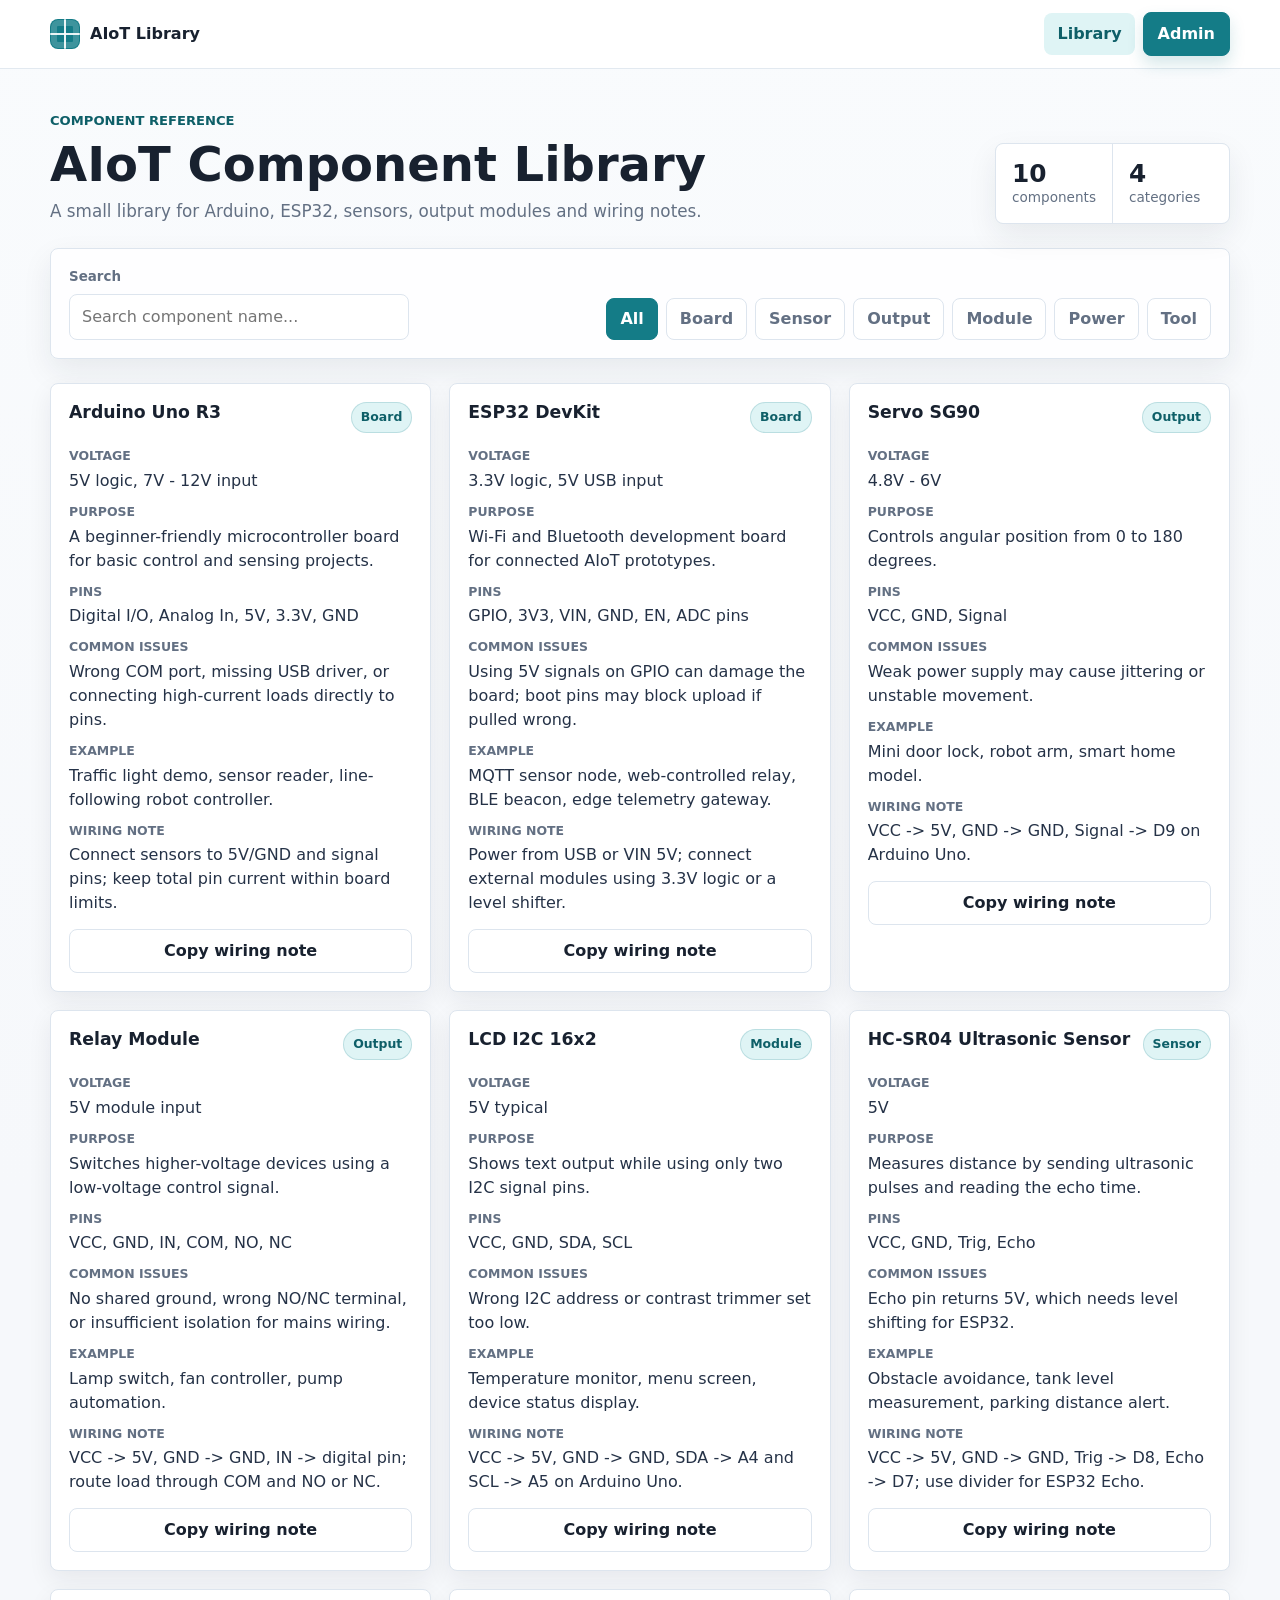
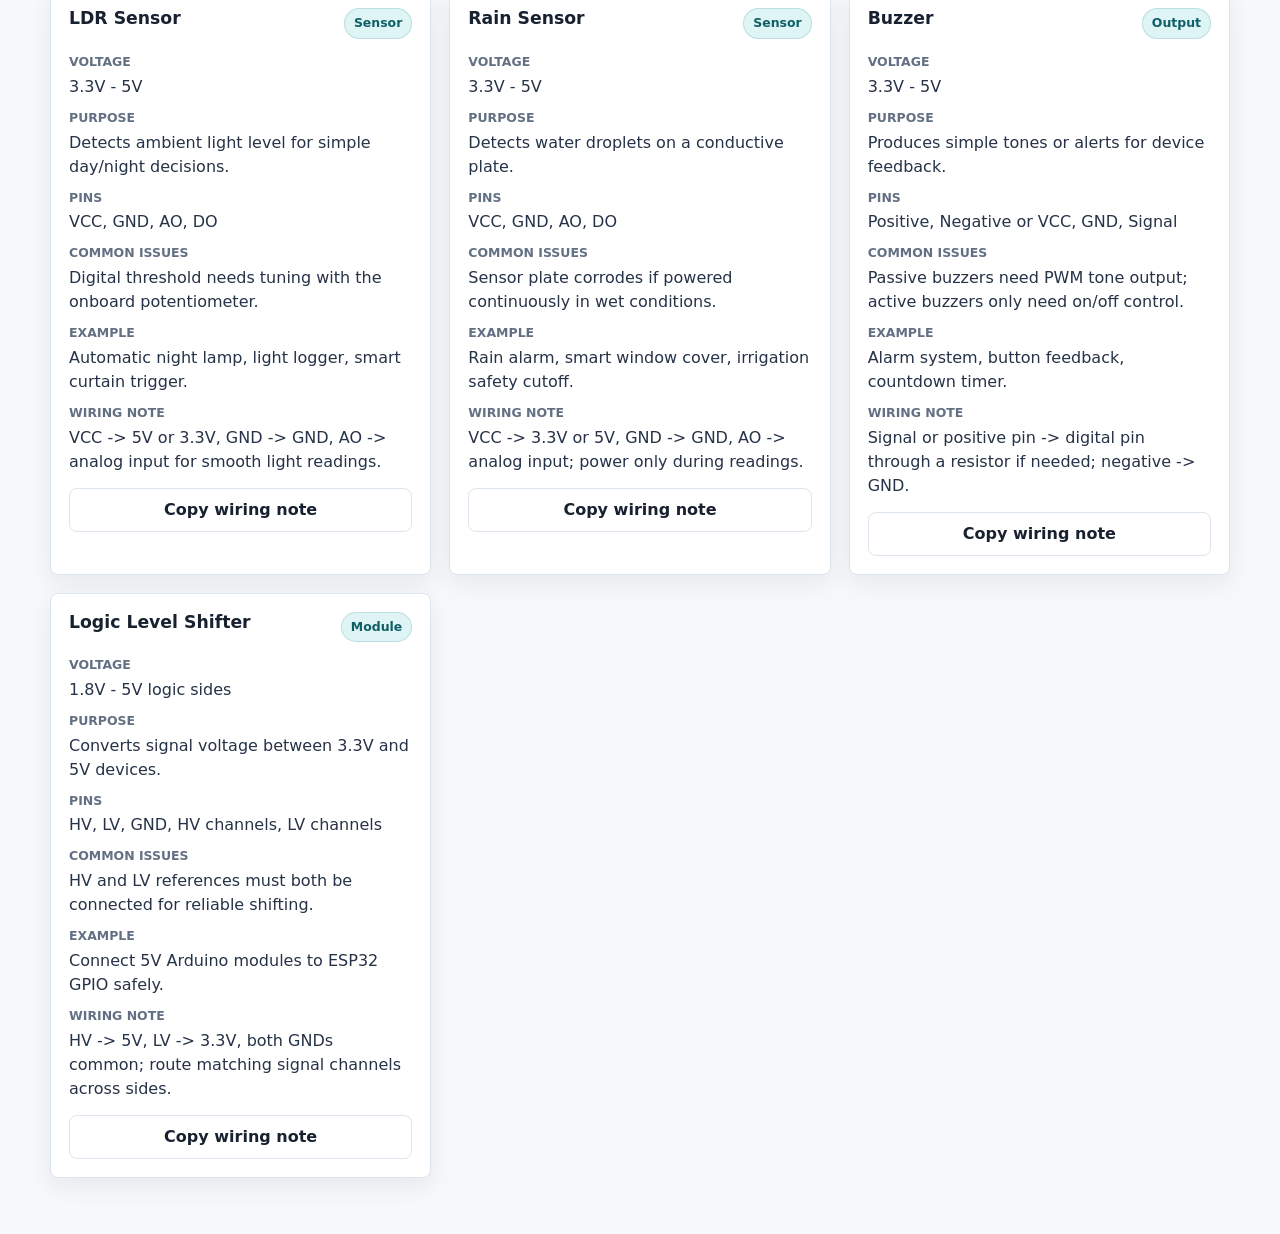
<file: index.html>
<!DOCTYPE html>
<html lang="en">
<head>
  <meta charset="UTF-8">
  <meta name="viewport" content="width=device-width, initial-scale=1.0">
  <title>AIoT Component Library</title>
  <link rel="stylesheet" href="style.css">
</head>
<body>
  <header class="site-header">
    <nav class="nav">
      <a class="brand" href="index.html" aria-label="AIoT Component Library home">
        <span class="brand-mark" aria-hidden="true"></span>
        <span>AIoT Library</span>
      </a>
      <div class="nav-actions">
        <a class="nav-link active" href="index.html">Library</a>
        <a class="button button-primary" href="admin.html">Admin</a>
      </div>
    </nav>
  </header>

  <main class="page-shell">
    <section class="page-heading">
      <div>
        <p class="eyebrow">Component reference</p>
        <h1>AIoT Component Library</h1>
        <p class="lead">A small library for Arduino, ESP32, sensors, output modules and wiring notes.</p>
      </div>
      <div class="stat-strip" aria-label="Library summary">
        <div>
          <strong id="componentCount">0</strong>
          <span>components</span>
        </div>
        <div>
          <strong id="categoryCount">0</strong>
          <span>categories</span>
        </div>
      </div>
    </section>

    <section class="toolbar" aria-label="Search and filter tools">
      <label class="search-field">
        <span>Search</span>
        <input id="searchInput" type="search" placeholder="Search component name..." autocomplete="off">
      </label>

      <div class="filter-group" aria-label="Filter by category">
        <button class="filter-button active" type="button" data-category="All">All</button>
        <button class="filter-button" type="button" data-category="Board">Board</button>
        <button class="filter-button" type="button" data-category="Sensor">Sensor</button>
        <button class="filter-button" type="button" data-category="Output">Output</button>
        <button class="filter-button" type="button" data-category="Module">Module</button>
        <button class="filter-button" type="button" data-category="Power">Power</button>
        <button class="filter-button" type="button" data-category="Tool">Tool</button>
      </div>
    </section>

    <section id="componentGrid" class="component-grid" aria-live="polite"></section>
    <p id="emptyState" class="empty-state" hidden>No components found.</p>
  </main>

  <div id="messageBox" class="message-box" role="status" aria-live="polite"></div>

  <script src="script.js"></script>
</body>
</html>
</file>
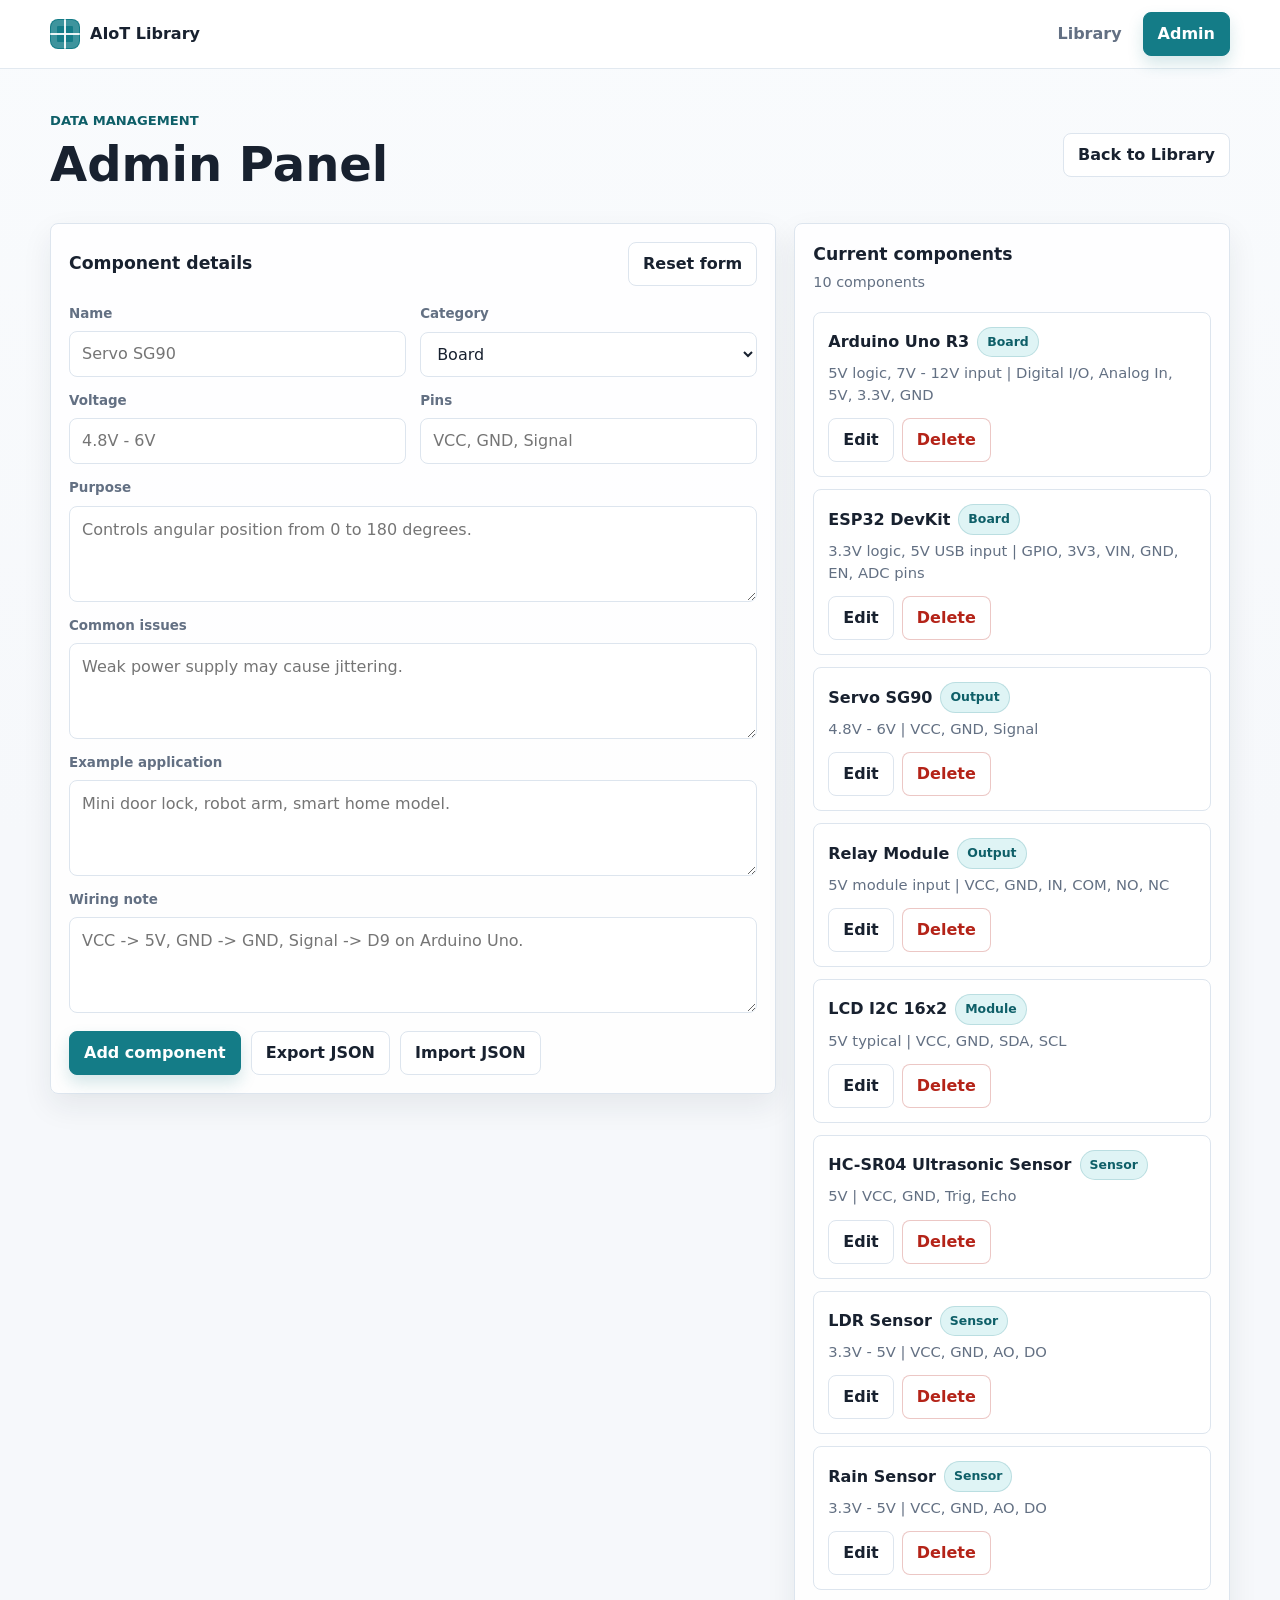
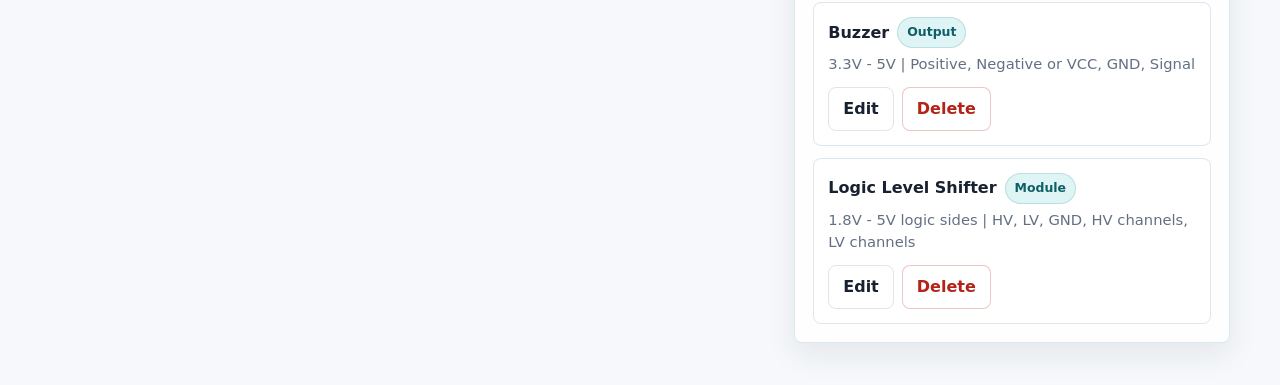
<file: admin.html>
<!DOCTYPE html>
<html lang="en">
<head>
  <meta charset="UTF-8">
  <meta name="viewport" content="width=device-width, initial-scale=1.0">
  <title>Admin Panel - AIoT Component Library</title>
  <link rel="stylesheet" href="style.css">
</head>
<body>
  <header class="site-header">
    <nav class="nav">
      <a class="brand" href="index.html" aria-label="AIoT Component Library home">
        <span class="brand-mark" aria-hidden="true"></span>
        <span>AIoT Library</span>
      </a>
      <div class="nav-actions">
        <a class="nav-link" href="index.html">Library</a>
        <a class="button button-primary active" href="admin.html">Admin</a>
      </div>
    </nav>
  </header>

  <main class="page-shell admin-layout">
    <section class="page-heading compact">
      <div>
        <p class="eyebrow">Data management</p>
        <h1>Admin Panel</h1>
      </div>
      <a class="button button-secondary" href="index.html">Back to Library</a>
    </section>

    <section class="admin-grid">
      <form id="componentForm" class="panel form-panel">
        <input id="componentId" type="hidden">

        <div class="form-header">
          <h2>Component details</h2>
          <button id="resetButton" class="button button-secondary" type="button">Reset form</button>
        </div>

        <div class="form-grid">
          <label>
            <span>Name</span>
            <input id="name" name="name" type="text" required placeholder="Servo SG90">
          </label>

          <label>
            <span>Category</span>
            <select id="category" name="category" required>
              <option value="Board">Board</option>
              <option value="Sensor">Sensor</option>
              <option value="Output">Output</option>
              <option value="Module">Module</option>
              <option value="Power">Power</option>
              <option value="Tool">Tool</option>
            </select>
          </label>

          <label>
            <span>Voltage</span>
            <input id="voltage" name="voltage" type="text" required placeholder="4.8V - 6V">
          </label>

          <label>
            <span>Pins</span>
            <input id="pins" name="pins" type="text" required placeholder="VCC, GND, Signal">
          </label>

          <label class="span-2">
            <span>Purpose</span>
            <textarea id="purpose" name="purpose" rows="3" required placeholder="Controls angular position from 0 to 180 degrees."></textarea>
          </label>

          <label class="span-2">
            <span>Common issues</span>
            <textarea id="commonIssues" name="commonIssues" rows="3" required placeholder="Weak power supply may cause jittering."></textarea>
          </label>

          <label class="span-2">
            <span>Example application</span>
            <textarea id="example" name="example" rows="3" required placeholder="Mini door lock, robot arm, smart home model."></textarea>
          </label>

          <label class="span-2">
            <span>Wiring note</span>
            <textarea id="wiringNote" name="wiringNote" rows="3" required placeholder="VCC -> 5V, GND -> GND, Signal -> D9 on Arduino Uno."></textarea>
          </label>
        </div>

        <div class="form-actions">
          <button id="submitButton" class="button button-primary" type="submit">Add component</button>
          <button id="exportButton" class="button button-secondary" type="button">Export JSON</button>
          <button id="importButton" class="button button-secondary" type="button">Import JSON</button>
          <input id="importFile" type="file" accept="application/json,.json" hidden>
        </div>
      </form>

      <section class="panel list-panel">
        <div class="section-header">
          <div>
            <h2>Current components</h2>
            <p id="adminCount" class="muted">0 components</p>
          </div>
        </div>
        <div id="adminList" class="admin-list"></div>
        <p id="adminEmptyState" class="empty-state small" hidden>No components found.</p>
      </section>
    </section>
  </main>

  <div id="messageBox" class="message-box" role="status" aria-live="polite"></div>

  <script src="script.js"></script>
  <script src="admin.js"></script>
</body>
</html>
</file>
<file: style.css>
:root {
  --bg: #f6f8fb;
  --surface: #ffffff;
  --surface-soft: #eef4f6;
  --text: #18212f;
  --muted: #637083;
  --line: #dde5ee;
  --accent: #147c87;
  --accent-dark: #0e5f68;
  --accent-soft: #dff4f5;
  --warning: #a85b12;
  --danger: #b42318;
  --shadow: 0 12px 30px rgba(24, 33, 47, 0.08);
  --radius: 8px;
}

* {
  box-sizing: border-box;
}

body {
  margin: 0;
  min-height: 100vh;
  color: var(--text);
  background:
    linear-gradient(180deg, #f9fbfd 0%, var(--bg) 42%),
    var(--bg);
  font-family: Inter, ui-sans-serif, system-ui, -apple-system, BlinkMacSystemFont, "Segoe UI", sans-serif;
  line-height: 1.5;
}

a {
  color: inherit;
  text-decoration: none;
}

button,
input,
select,
textarea {
  font: inherit;
}

button {
  cursor: pointer;
}

.site-header {
  position: sticky;
  top: 0;
  z-index: 20;
  border-bottom: 1px solid rgba(221, 229, 238, 0.85);
  background: rgba(255, 255, 255, 0.9);
  backdrop-filter: blur(16px);
}

.nav {
  width: min(1180px, calc(100% - 32px));
  margin: 0 auto;
  min-height: 68px;
  display: flex;
  align-items: center;
  justify-content: space-between;
  gap: 18px;
}

.brand,
.nav-actions,
.form-actions,
.form-header,
.section-header {
  display: flex;
  align-items: center;
}

.brand {
  gap: 10px;
  font-weight: 800;
  letter-spacing: 0;
}

.brand-mark {
  width: 30px;
  height: 30px;
  border: 1px solid rgba(20, 124, 135, 0.25);
  border-radius: 8px;
  background:
    linear-gradient(90deg, transparent 46%, rgba(255, 255, 255, 0.9) 46% 54%, transparent 54%),
    linear-gradient(0deg, transparent 46%, rgba(255, 255, 255, 0.9) 46% 54%, transparent 54%),
    var(--accent);
  box-shadow: inset 0 0 0 6px rgba(255, 255, 255, 0.18);
}

.nav-actions {
  gap: 8px;
  flex-wrap: wrap;
  justify-content: flex-end;
}

.nav-link,
.button,
.filter-button {
  min-height: 40px;
  border-radius: 8px;
  border: 1px solid transparent;
  display: inline-flex;
  align-items: center;
  justify-content: center;
  gap: 8px;
  font-weight: 700;
  white-space: nowrap;
}

.nav-link {
  padding: 8px 12px;
  color: var(--muted);
}

.nav-link.active,
.nav-link:hover {
  color: var(--accent-dark);
  background: var(--accent-soft);
}

.button {
  padding: 9px 14px;
  transition: transform 140ms ease, box-shadow 140ms ease, background 140ms ease;
}

.button:hover,
.filter-button:hover {
  transform: translateY(-1px);
}

.button-primary {
  color: #fff;
  background: var(--accent);
  border-color: var(--accent);
  box-shadow: 0 8px 16px rgba(20, 124, 135, 0.18);
}

.button-primary:hover {
  background: var(--accent-dark);
}

.button-secondary {
  color: var(--text);
  background: #fff;
  border-color: var(--line);
}

.button-danger {
  color: var(--danger);
  background: #fff;
  border-color: rgba(180, 35, 24, 0.25);
}

.page-shell {
  width: min(1180px, calc(100% - 32px));
  margin: 0 auto;
  padding: 42px 0 56px;
}

.page-heading {
  display: flex;
  justify-content: space-between;
  align-items: flex-end;
  gap: 24px;
  margin-bottom: 24px;
}

.page-heading.compact {
  align-items: center;
}

.eyebrow {
  margin: 0 0 8px;
  color: var(--accent-dark);
  font-size: 0.82rem;
  font-weight: 800;
  text-transform: uppercase;
  letter-spacing: 0;
}

h1,
h2,
p {
  margin-top: 0;
}

h1 {
  margin-bottom: 10px;
  font-size: 3rem;
  line-height: 1.05;
  letter-spacing: 0;
}

h2 {
  margin-bottom: 0;
  font-size: 1.08rem;
}

.lead {
  max-width: 680px;
  margin-bottom: 0;
  color: var(--muted);
  font-size: 1.05rem;
}

.stat-strip {
  display: grid;
  grid-template-columns: repeat(2, minmax(100px, 1fr));
  gap: 1px;
  overflow: hidden;
  border: 1px solid var(--line);
  border-radius: var(--radius);
  background: var(--line);
  box-shadow: var(--shadow);
}

.stat-strip div {
  min-width: 112px;
  padding: 16px;
  background: var(--surface);
}

.stat-strip strong,
.stat-strip span {
  display: block;
}

.stat-strip strong {
  font-size: 1.55rem;
  line-height: 1.1;
}

.stat-strip span {
  color: var(--muted);
  font-size: 0.85rem;
}

.toolbar,
.panel {
  border: 1px solid var(--line);
  border-radius: var(--radius);
  background: rgba(255, 255, 255, 0.88);
  box-shadow: var(--shadow);
}

.toolbar {
  display: grid;
  grid-template-columns: minmax(240px, 340px) 1fr;
  gap: 18px;
  align-items: end;
  padding: 18px;
  margin-bottom: 24px;
}

.search-field,
label {
  display: grid;
  gap: 7px;
}

.search-field span,
label span {
  color: var(--muted);
  font-size: 0.84rem;
  font-weight: 800;
}

input,
select,
textarea {
  width: 100%;
  border: 1px solid var(--line);
  border-radius: 8px;
  background: #fff;
  color: var(--text);
  outline: none;
}

input,
select {
  min-height: 44px;
  padding: 10px 12px;
}

textarea {
  padding: 11px 12px;
  resize: vertical;
}

input:focus,
select:focus,
textarea:focus {
  border-color: rgba(20, 124, 135, 0.65);
  box-shadow: 0 0 0 4px rgba(20, 124, 135, 0.12);
}

.filter-group {
  display: flex;
  gap: 8px;
  flex-wrap: wrap;
  justify-content: flex-end;
}

.filter-button {
  padding: 8px 13px;
  color: var(--muted);
  background: #fff;
  border-color: var(--line);
}

.filter-button.active {
  color: #fff;
  background: var(--accent);
  border-color: var(--accent);
}

.component-grid {
  display: grid;
  grid-template-columns: repeat(3, minmax(0, 1fr));
  gap: 18px;
}

.component-card {
  display: grid;
  gap: 14px;
  align-content: start;
  min-height: 100%;
  padding: 18px;
  border: 1px solid var(--line);
  border-radius: var(--radius);
  background: var(--surface);
  box-shadow: 0 9px 24px rgba(24, 33, 47, 0.07);
}

.card-top {
  display: flex;
  align-items: flex-start;
  justify-content: space-between;
  gap: 12px;
}

.card-top h2 {
  line-height: 1.2;
}

.badge {
  flex: 0 0 auto;
  padding: 5px 9px;
  border: 1px solid rgba(20, 124, 135, 0.18);
  border-radius: 999px;
  color: var(--accent-dark);
  background: var(--accent-soft);
  font-size: 0.78rem;
  font-weight: 800;
}

.detail-list {
  display: grid;
  gap: 10px;
  margin: 0;
}

.detail-list div {
  display: grid;
  gap: 3px;
}

.detail-list dt {
  color: var(--muted);
  font-size: 0.78rem;
  font-weight: 800;
  text-transform: uppercase;
  letter-spacing: 0;
}

.detail-list dd {
  margin: 0;
  color: #253247;
}

.copy-button {
  width: 100%;
}

.empty-state {
  padding: 28px;
  border: 1px dashed #bfccd8;
  border-radius: var(--radius);
  color: var(--muted);
  background: rgba(255, 255, 255, 0.72);
  text-align: center;
  font-weight: 700;
}

.empty-state.small {
  margin: 14px 0 0;
  padding: 18px;
}

.message-box {
  position: fixed;
  right: 18px;
  bottom: 18px;
  z-index: 30;
  max-width: min(360px, calc(100vw - 36px));
  padding: 12px 14px;
  border: 1px solid rgba(20, 124, 135, 0.18);
  border-radius: var(--radius);
  color: #0b4e55;
  background: #ecfbfb;
  box-shadow: var(--shadow);
  opacity: 0;
  pointer-events: none;
  transform: translateY(10px);
  transition: opacity 180ms ease, transform 180ms ease;
}

.message-box.show {
  opacity: 1;
  transform: translateY(0);
}

.message-box.error {
  color: #8a1f17;
  border-color: rgba(180, 35, 24, 0.22);
  background: #fff0ed;
}

.admin-layout {
  padding-bottom: 42px;
}

.admin-grid {
  display: grid;
  grid-template-columns: minmax(0, 1.25fr) minmax(320px, 0.75fr);
  gap: 18px;
  align-items: start;
}

.panel {
  padding: 18px;
}

.form-header,
.section-header {
  justify-content: space-between;
  gap: 14px;
  margin-bottom: 18px;
}

.form-grid {
  display: grid;
  grid-template-columns: repeat(2, minmax(0, 1fr));
  gap: 14px;
}

.span-2 {
  grid-column: span 2;
}

.form-actions {
  flex-wrap: wrap;
  gap: 10px;
  margin-top: 18px;
}

.muted {
  margin: 4px 0 0;
  color: var(--muted);
  font-size: 0.9rem;
}

.admin-list {
  display: grid;
  gap: 12px;
}

.admin-item {
  display: grid;
  gap: 12px;
  padding: 14px;
  border: 1px solid var(--line);
  border-radius: var(--radius);
  background: #fff;
}

.admin-item-main {
  min-width: 0;
}

.admin-item-title {
  display: flex;
  align-items: center;
  gap: 8px;
  margin-bottom: 5px;
}

.admin-item-title h3 {
  margin: 0;
  font-size: 1rem;
  line-height: 1.25;
}

.admin-item p {
  margin: 0;
  color: var(--muted);
  font-size: 0.92rem;
}

.admin-item-actions {
  display: flex;
  gap: 8px;
  flex-wrap: wrap;
}

@media (max-width: 980px) {
  .toolbar,
  .admin-grid {
    grid-template-columns: 1fr;
  }

  .filter-group {
    justify-content: flex-start;
  }

  .component-grid {
    grid-template-columns: repeat(2, minmax(0, 1fr));
  }
}

@media (max-width: 680px) {
  .nav,
  .page-shell {
    width: min(100% - 24px, 1180px);
  }

  .nav {
    min-height: auto;
    padding: 12px 0;
    align-items: flex-start;
  }

  .brand {
    padding-top: 5px;
  }

  .page-shell {
    padding-top: 28px;
  }

  .page-heading,
  .page-heading.compact {
    display: grid;
    align-items: start;
  }

  h1 {
    font-size: 2.25rem;
  }

  .stat-strip,
  .component-grid,
  .form-grid {
    grid-template-columns: 1fr;
  }

  .span-2 {
    grid-column: span 1;
  }

  .toolbar,
  .panel {
    padding: 14px;
  }

  .filter-button {
    flex: 1 1 auto;
  }

  .form-header {
    align-items: flex-start;
    flex-direction: column;
  }

  .form-actions .button {
    width: 100%;
  }
}
</file>
